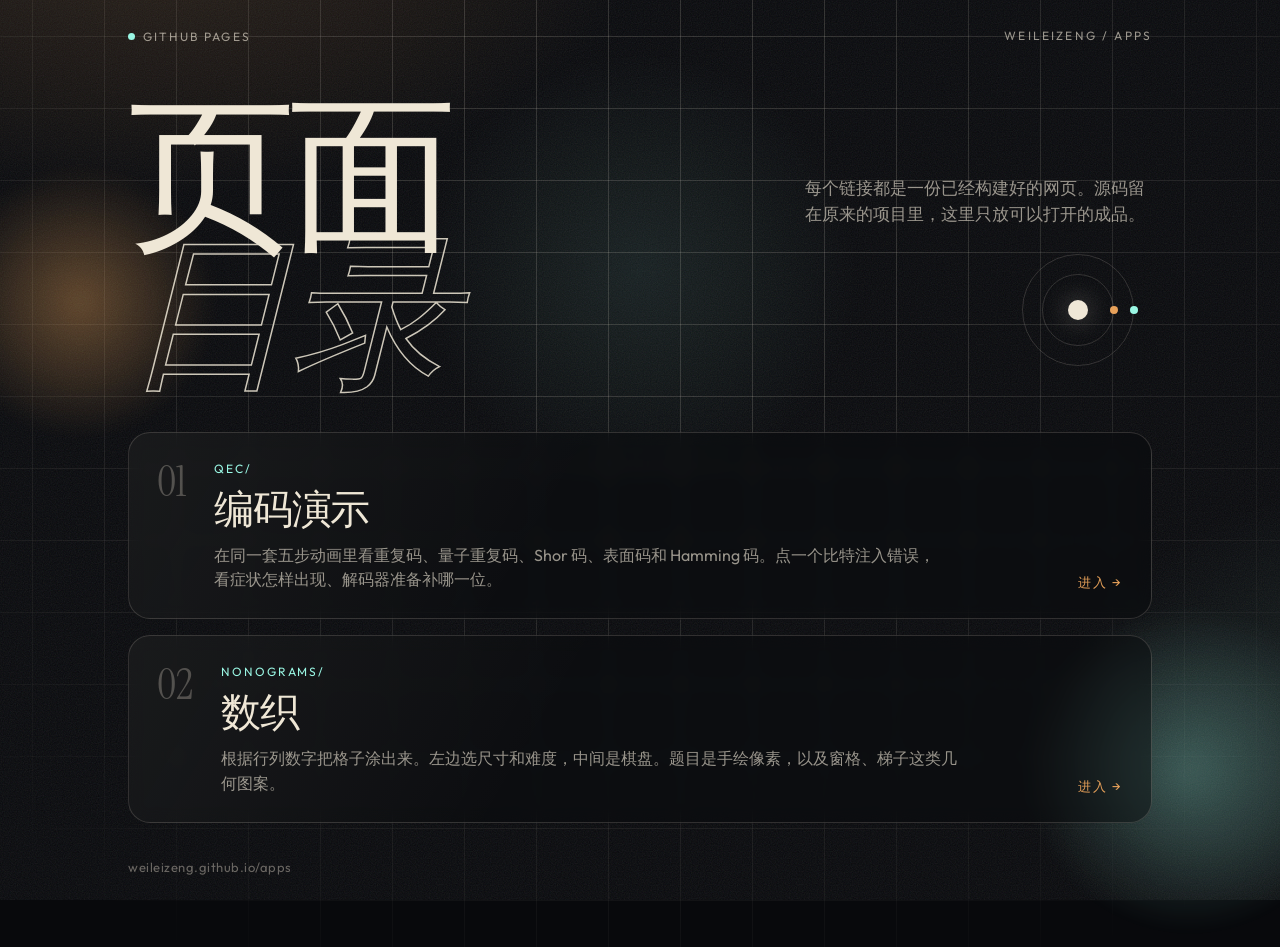
<file: index.html>
<!doctype html>
<html lang="zh-CN">
  <head>
    <meta charset="UTF-8" />
    <meta name="viewport" content="width=device-width, initial-scale=1.0" />
    <meta
      name="description"
      content="已发布的静态页面目录。每个链接都是一份可以打开的网页。"
    />
    <title>页面目录</title>
    <link rel="icon" href="data:image/svg+xml,%3Csvg xmlns='http://www.w3.org/2000/svg' viewBox='0 0 32 32'%3E%3Ccircle cx='16' cy='16' r='10' fill='none' stroke='%23efe7d6' stroke-width='1.5'/%3E%3Ccircle cx='16' cy='6' r='2' fill='%239af7e4'/%3E%3C/svg%3E" />
    <link rel="preconnect" href="https://fonts.googleapis.com" />
    <link rel="preconnect" href="https://fonts.gstatic.com" crossorigin />
    <link
      href="https://fonts.googleapis.com/css2?family=Instrument+Serif:ital@0;1&family=Outfit:wght@400;500;600&display=swap"
      rel="stylesheet"
    />
    <style>
      :root {
        --ink: #08090c;
        --paper: #efe7d6;
        --muted: rgba(239, 231, 214, 0.62);
        --line: rgba(239, 231, 214, 0.16);
        --cyan: #9af7e4;
        --amber: #e7a15a;
        --x: 50vw;
        --y: 30vh;
        color-scheme: dark;
      }

      * { box-sizing: border-box; }

      html, body { margin: 0; min-height: 100%; }

      body {
        font-family: "Outfit", "Segoe UI", sans-serif;
        background: var(--ink);
        color: var(--paper);
        overflow-x: hidden;
      }

      .field {
        position: fixed;
        inset: 0;
        pointer-events: none;
        z-index: 0;
      }

      .field::before {
        content: "";
        position: absolute;
        inset: 0;
        background:
          radial-gradient(520px circle at var(--x) var(--y), rgba(154, 247, 228, 0.09), transparent 42%),
          radial-gradient(900px 520px at 12% -10%, rgba(231, 161, 90, 0.16), transparent 55%),
          radial-gradient(700px 480px at 110% 80%, rgba(154, 247, 228, 0.1), transparent 50%);
      }

      .grid {
        position: absolute;
        inset: -20%;
        background-image:
          linear-gradient(var(--line) 1px, transparent 1px),
          linear-gradient(90deg, var(--line) 1px, transparent 1px);
        background-size: 72px 72px;
        mask-image: radial-gradient(ellipse at 50% 30%, #000 20%, transparent 72%);
        animation: drift 36s linear infinite;
      }

      .orb {
        position: absolute;
        border-radius: 50%;
        filter: blur(8px);
        opacity: 0.85;
      }

      .orb-a {
        width: 280px;
        height: 280px;
        left: -60px;
        top: 18%;
        background: radial-gradient(circle, rgba(231, 161, 90, 0.45), transparent 68%);
        animation: float-a 16s ease-in-out infinite;
      }

      .orb-b {
        width: 340px;
        height: 340px;
        right: -80px;
        bottom: -40px;
        background: radial-gradient(circle, rgba(154, 247, 228, 0.35), transparent 68%);
        animation: float-b 20s ease-in-out infinite;
      }

      .noise {
        position: absolute;
        inset: 0;
        opacity: 0.18;
        background-image: url("data:image/svg+xml,%3Csvg xmlns='http://www.w3.org/2000/svg' width='180' height='180'%3E%3Cfilter id='n'%3E%3CfeTurbulence type='fractalNoise' baseFrequency='.85' numOctaves='2' stitchTiles='stitch'/%3E%3C/filter%3E%3Crect width='180' height='180' filter='url(%23n)' opacity='.55'/%3E%3C/svg%3E");
        mix-blend-mode: overlay;
      }

      main {
        position: relative;
        z-index: 1;
        max-width: 1080px;
        margin: 0 auto;
        padding: 28px 28px 72px;
      }

      .top {
        display: flex;
        justify-content: space-between;
        align-items: center;
        gap: 16px;
        font-size: 12px;
        letter-spacing: 0.18em;
        text-transform: uppercase;
        color: var(--muted);
      }

      .live {
        display: inline-flex;
        align-items: center;
        gap: 8px;
      }

      .live i {
        width: 7px;
        height: 7px;
        border-radius: 50%;
        background: var(--cyan);
        box-shadow: 0 0 0 0 rgba(154, 247, 228, 0.7);
        animation: pulse 2.4s ease-out infinite;
      }

      a.repo {
        color: inherit;
        text-decoration: none;
        border-bottom: 1px solid transparent;
      }

      a.repo:hover { border-bottom-color: var(--paper); color: var(--paper); }

      .hero {
        display: grid;
        grid-template-columns: 1.3fr 0.7fr;
        gap: 32px;
        align-items: end;
        padding: 64px 0 48px;
      }

      h1 {
        margin: 0;
        font-family: "Instrument Serif", "Iowan Old Style", Palatino, serif;
        font-weight: 400;
        font-size: clamp(84px, 14vw, 168px);
        line-height: 0.82;
        letter-spacing: -0.04em;
      }

      h1 .ghost {
        display: block;
        font-style: italic;
        color: transparent;
        -webkit-text-stroke: 1.5px rgba(239, 231, 214, 0.85);
      }

      .lede {
        margin: 0 0 8px;
        max-width: 28em;
        font-size: 17px;
        line-height: 1.55;
        color: var(--muted);
      }

      .orbit {
        width: 148px;
        height: 148px;
        margin-left: auto;
        position: relative;
      }

      .orbit span {
        position: absolute;
        inset: 18px;
        border: 1px solid var(--line);
        border-radius: 50%;
      }

      .orbit span:nth-child(2) { inset: 38px; }
      .orbit span:nth-child(3) {
        inset: 64px;
        background: var(--paper);
        box-shadow: 0 0 24px rgba(239, 231, 214, 0.35);
      }

      .orbit b {
        position: absolute;
        width: 8px;
        height: 8px;
        border-radius: 50%;
        background: var(--cyan);
        offset-path: circle(56px at 74px 74px);
        animation: spin 14s linear infinite;
      }

      .orbit b:nth-child(5) {
        background: var(--amber);
        animation-duration: 9s;
        animation-direction: reverse;
        offset-path: circle(36px at 74px 74px);
      }

      .catalog {
        list-style: none;
        margin: 0;
        padding: 0;
        display: grid;
        gap: 16px;
      }

      .card {
        position: relative;
        display: grid;
        grid-template-columns: auto 1fr auto;
        grid-template-areas:
          "idx path enter"
          "idx title enter"
          "idx text enter";
        column-gap: 28px;
        row-gap: 6px;
        align-items: center;
        padding: 28px 28px 26px;
        text-decoration: none;
        color: inherit;
        border: 1px solid var(--line);
        border-radius: 22px;
        background:
          linear-gradient(120deg, rgba(239, 231, 214, 0.06), transparent 42%),
          rgba(8, 9, 12, 0.45);
        backdrop-filter: blur(8px);
        overflow: hidden;
        transition: transform 0.35s ease, border-color 0.35s ease, background 0.35s ease;
      }

      .card::after {
        content: "";
        position: absolute;
        width: 220px;
        height: 220px;
        right: -40px;
        top: -80px;
        background: radial-gradient(circle, rgba(154, 247, 228, 0.16), transparent 68%);
        opacity: 0;
        transition: opacity 0.35s ease;
      }

      .card:hover,
      .card:focus-visible {
        transform: translateY(-4px);
        border-color: rgba(154, 247, 228, 0.55);
        background:
          linear-gradient(120deg, rgba(154, 247, 228, 0.08), transparent 46%),
          rgba(8, 9, 12, 0.62);
        outline: none;
      }

      .card:hover::after,
      .card:focus-visible::after { opacity: 1; }

      .idx {
        grid-area: idx;
        align-self: start;
        font-family: "Instrument Serif", Palatino, serif;
        font-size: 42px;
        line-height: 1;
        color: rgba(239, 231, 214, 0.28);
      }

      .path {
        grid-area: path;
        font-size: 12px;
        letter-spacing: 0.16em;
        text-transform: uppercase;
        color: var(--cyan);
      }

      h2 {
        grid-area: title;
        margin: 0;
        font-family: "Instrument Serif", Palatino, serif;
        font-size: 40px;
        font-weight: 400;
        letter-spacing: -0.03em;
      }

      .card p {
        grid-area: text;
        margin: 0;
        max-width: 46em;
        color: var(--muted);
        line-height: 1.55;
      }

      .enter {
        grid-area: enter;
        align-self: end;
        font-size: 13px;
        letter-spacing: 0.14em;
        text-transform: uppercase;
        color: var(--amber);
      }

      .enter em {
        display: inline-block;
        font-style: normal;
        transition: transform 0.35s ease;
      }

      .card:hover .enter em,
      .card:focus-visible .enter em { transform: translateX(6px); }

      footer {
        margin-top: 36px;
        color: rgba(239, 231, 214, 0.4);
        font-size: 13px;
        letter-spacing: 0.04em;
      }

      @keyframes drift {
        from { transform: translateY(0); }
        to { transform: translateY(72px); }
      }

      @keyframes float-a {
        0%, 100% { transform: translate(0, 0); }
        50% { transform: translate(30px, -24px); }
      }

      @keyframes float-b {
        0%, 100% { transform: translate(0, 0); }
        50% { transform: translate(-36px, 20px); }
      }

      @keyframes pulse {
        0% { box-shadow: 0 0 0 0 rgba(154, 247, 228, 0.55); }
        100% { box-shadow: 0 0 0 10px rgba(154, 247, 228, 0); }
      }

      @keyframes spin {
        to { offset-distance: 100%; }
      }

      @media (max-width: 760px) {
        main { padding: 20px 18px 56px; }
        .hero {
          grid-template-columns: 1fr;
          padding: 40px 0 28px;
        }
        .orbit { display: none; }
        .card {
          grid-template-columns: auto 1fr;
          grid-template-areas:
            "idx path"
            "idx title"
            "idx text"
            "idx enter";
          column-gap: 16px;
          padding: 22px 18px;
        }
        h2 { font-size: 32px; }
        .top { letter-spacing: 0.08em; }
      }

      @media (prefers-reduced-motion: reduce) {
        *, *::before, *::after {
          animation: none !important;
          transition: none !important;
        }
      }
    </style>
  </head>
  <body>
    <div class="field" aria-hidden="true">
      <div class="grid"></div>
      <div class="orb orb-a"></div>
      <div class="orb orb-b"></div>
      <div class="noise"></div>
    </div>

    <main>
      <div class="top">
        <span class="live"><i></i> GitHub Pages</span>
        <a class="repo" href="https://github.com/WeileiZeng/apps">WeileiZeng / apps</a>
      </div>

      <header class="hero">
        <div>
          <h1>页面<span class="ghost">目录</span></h1>
        </div>
        <div>
          <p class="lede">每个链接都是一份已经构建好的网页。源码留在原来的项目里，这里只放可以打开的成品。</p>
          <div class="orbit" aria-hidden="true">
            <span></span>
            <span></span>
            <span></span>
            <b></b>
            <b></b>
          </div>
        </div>
      </header>

      <!-- 新页面：按下面的 li 复制一张卡片，href 和编号改成对应子目录。 -->
      <ul class="catalog">
        <li>
          <a class="card" href="qec/">
            <span class="idx">01</span>
            <span class="path">qec/</span>
            <h2>编码演示</h2>
            <p>在同一套五步动画里看重复码、量子重复码、Shor 码、表面码和 Hamming 码。点一个比特注入错误，看症状怎样出现、解码器准备补哪一位。</p>
            <span class="enter"><em>进入 →</em></span>
          </a>
        </li>
        <li>
          <a class="card" href="nonograms/">
            <span class="idx">02</span>
            <span class="path">nonograms/</span>
            <h2>数织</h2>
            <p>根据行列数字把格子涂出来。左边选尺寸和难度，中间是棋盘。题目是手绘像素，以及窗格、梯子这类几何图案。</p>
            <span class="enter"><em>进入 →</em></span>
          </a>
        </li>
      </ul>

      <footer>weileizeng.github.io/apps</footer>
    </main>

    <script>
      const root = document.documentElement;
      window.addEventListener("pointermove", (event) => {
        root.style.setProperty("--x", event.clientX + "px");
        root.style.setProperty("--y", event.clientY + "px");
      });
    </script>
  </body>
</html>
</file>
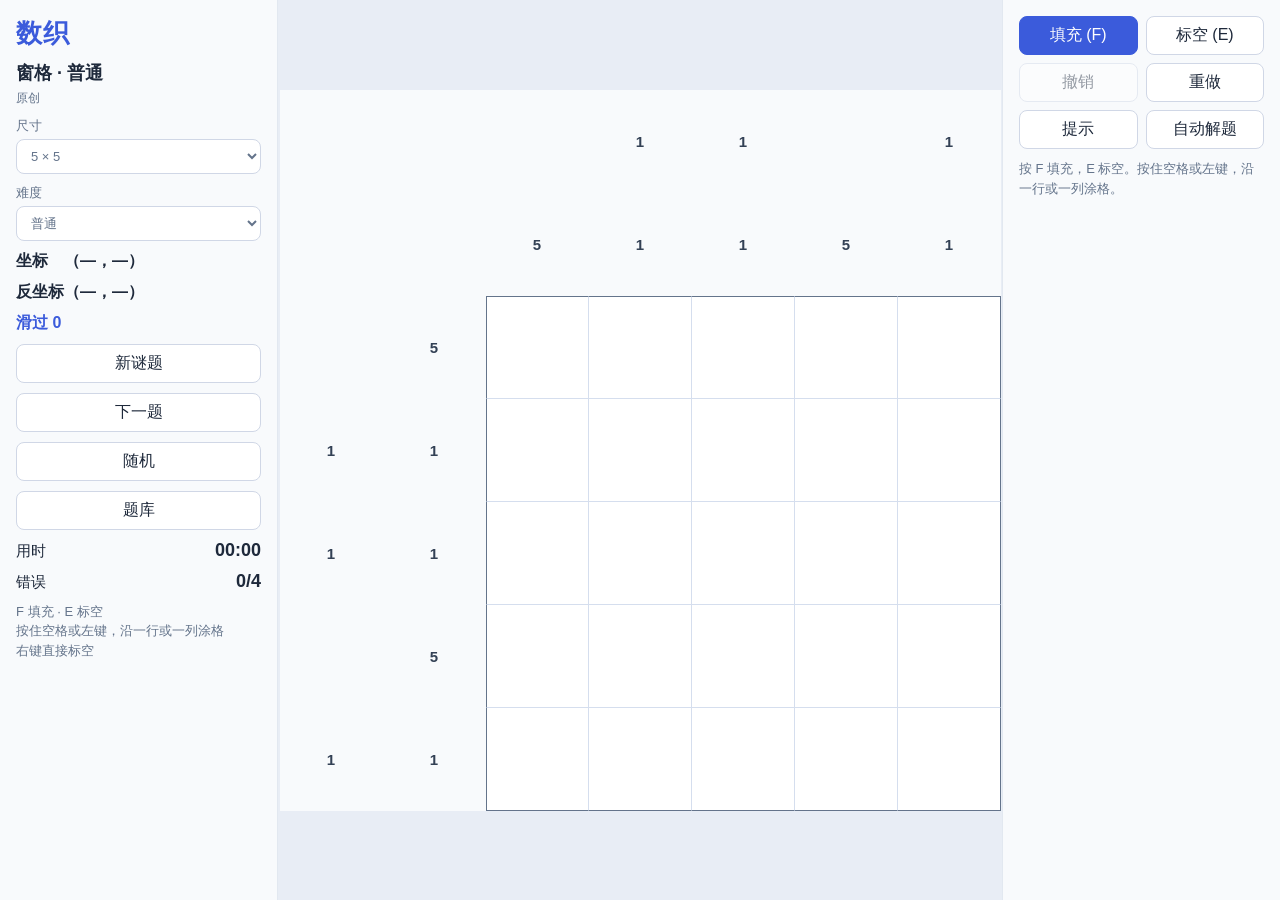
<file: nonograms/index.html>
<!doctype html>
<html lang="zh-CN">
  <head>
    <meta charset="UTF-8" />
    <meta name="viewport" content="width=device-width, initial-scale=1.0" />
    <title>数织</title>
    <script type="module" crossorigin src="./assets/index-NkL3S3Hg.js"></script>
    <link rel="stylesheet" crossorigin href="./assets/index-CQcb8b0p.css">
  </head>
  <body>
    <div id="app"></div>
  </body>
</html>
</file>
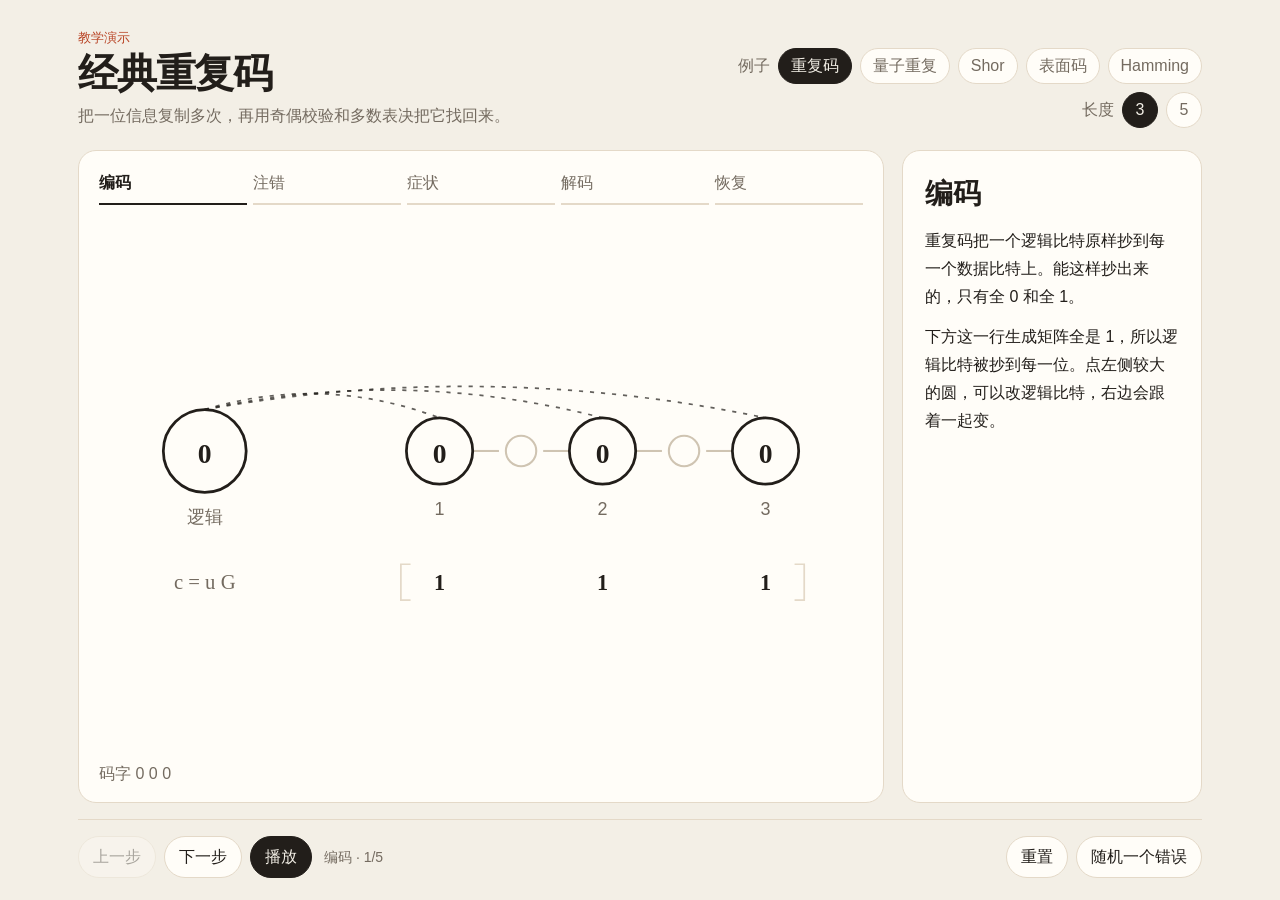
<file: qec/index.html>
<!doctype html>
<html lang="zh-CN">
  <head>
    <meta charset="UTF-8" />
    <meta name="viewport" content="width=device-width, initial-scale=1.0" />
    <title>编码演示</title>
    <script type="module" crossorigin src="./assets/index-D-gorLwQ.js"></script>
    <link rel="stylesheet" crossorigin href="./assets/index-Cku_1KV3.css">
  </head>
  <body>
    <div id="root"></div>
  </body>
</html>
</file>
<file: nonograms/assets/index-CQcb8b0p.css>
:root{color:#1e293b;background:#e8edf5;font-family:Avenir Next,PingFang SC,Hiragino Sans GB,Noto Sans SC,sans-serif}*{box-sizing:border-box}html,body,#app{margin:0;height:100%}body{overflow:hidden}button,select{font:inherit}.shell{display:grid;grid-template-columns:278px minmax(0,1fr) 278px;height:100vh;height:100dvh}.side{display:flex;flex-direction:column;gap:10px;padding:16px;background:#f8fafc;min-height:0;overflow:auto}.side.left{border-right:1px solid #e2e8f0}.side.right{border-left:1px solid #e2e8f0}.tools{display:grid;grid-template-columns:1fr 1fr;gap:8px}h1{margin:0;font-size:26px;letter-spacing:.04em;color:#3b5bdb}.name{margin:0;font-size:18px;font-weight:650}.source{margin:-4px 0 0;min-height:1.3em;font-size:12px;line-height:1.3;color:#64748b}.source a{color:#3b5bdb;text-decoration:none}.coord,.drag{margin:0;font-size:16px;font-weight:650;font-variant-numeric:tabular-nums}.drag{color:#3b5bdb}label{display:flex;flex-direction:column;gap:4px;font-size:13px;color:#64748b}select,button{border:1px solid #d0d7e6;background:#fff;border-radius:8px;padding:8px 10px;color:inherit}button{cursor:pointer}button:hover:not(:disabled){border-color:#94a3b8}button:disabled{opacity:.45;cursor:default}button.active,button.primary{background:#3b5bdb;border-color:#3b5bdb;color:#fff}.stat{display:flex;justify-content:space-between;align-items:baseline;font-size:15px}.stat strong{font-variant-numeric:tabular-nums;font-size:18px}.keys,.step{margin:0;color:#64748b;font-size:13px;line-height:1.5}.step{display:flex;flex-direction:column;gap:2px;min-height:calc(var(--step-rows, 16) * 1.5em + (var(--step-rows, 16) - 1) * 2px);color:#64748b}.step p{margin:0;min-height:1.5em;line-height:1.5;overflow-wrap:anywhere}.step .step-latest{color:#334155}.stage{min-width:0;min-height:0;display:flex;align-items:center;justify-content:center;overflow:hidden}.puzzle{display:grid;grid-template-columns:repeat(var(--cols),var(--cell));grid-template-rows:repeat(var(--rows),var(--cell));-webkit-user-select:none;user-select:none;touch-action:none;background:#f8fafc}.slot,.cell{width:var(--cell);height:var(--cell);display:flex;align-items:center;justify-content:center;position:relative}.slot{color:#334155;font-size:min(15px,calc(var(--cell) * .46));font-weight:600;font-variant-numeric:tabular-nums;line-height:1}.slot.hot{background:#fde68a;color:#1e293b;font-weight:800}.slot.step-hot{background:#bfdbfe;font-weight:800}.slot.hot.step-hot{background:#fde68a}.slot.clue.large:not(.hot):not(.step-hot):not(.done){color:#c2410c}.slot.clue.done:not(.hot):not(.step-hot){color:#94a3b8;background:#e2e8f0}.cell{background:#fff;border-right:1px solid #d5deee;border-bottom:1px solid #d5deee;cursor:default}.cell.edge-l{border-left:1px solid #64748b}.cell.edge-t{border-top:1px solid #64748b}.cell.thick-r{border-right:1px solid #64748b}.cell.thick-b{border-bottom:1px solid #64748b}.cell.filled{background:#4a5a70}.cell.mistake{box-shadow:inset 0 0 0 2px #e08a8a;z-index:1}.cell.mistake.filled{background:#e08a8a}.cell.mistake.marked{background:#fee2e2}.cell.mistake.marked:after{color:#d07070;font-weight:800}.cell.marked:after{content:"×";color:#64748b;font-size:calc(var(--cell) * .72);line-height:1}.cell.cross:before{content:"";position:absolute;top:0;right:0;bottom:0;left:0;pointer-events:none;background:#3b5bdb24}.cell.cursor{outline:2px solid #3b5bdb;outline-offset:-2px;z-index:1}.cell.fresh{animation:fresh .7s ease}.cell.bad{animation:badflash .35s ease}@keyframes fresh{0%{box-shadow:inset 0 0 0 999px #3b5bdb73}to{box-shadow:inset 0 0 0 999px #3b5bdb00}}@keyframes badflash{0%{box-shadow:inset 0 0 0 999px #e08a8ab3}to{box-shadow:inset 0 0 0 999px #e08a8a00}}.modal-back{position:fixed;top:0;right:0;bottom:0;left:0;background:#0f172a73;display:flex;align-items:center;justify-content:center;z-index:5}.modal-back[hidden]{display:none}.modal{position:relative;width:min(360px,calc(100vw - 32px));background:#fff;border-radius:14px;padding:22px;box-shadow:0 16px 40px #0f172a2e}.modal-close{position:absolute;top:12px;right:12px;width:28px;height:28px;padding:0;border:0;background:transparent;color:#64748b;font-size:22px;line-height:1}.modal-close:hover:not(:disabled){border-color:transparent;background:#f1f5f9;color:#1e293b}.modal h2{margin:0 0 8px;padding-right:28px;font-size:22px}.modal p{margin:0 0 18px;color:#475569}.modal-actions{display:flex;gap:8px;justify-content:flex-end}.catalog-back{position:fixed;top:0;right:0;bottom:0;left:0;z-index:4;display:flex;align-items:center;justify-content:center;background:#0f172a73}.catalog-back[hidden]{display:none}.catalog{width:min(920px,calc(100vw - 32px));height:min(760px,calc(100dvh - 32px));display:flex;flex-direction:column;gap:10px;padding:18px;background:#f8fafc;border-radius:14px;box-shadow:0 16px 40px #0f172a2e}.catalog-top{display:flex;align-items:center;justify-content:space-between;gap:12px}.catalog-top h2{margin:0;font-size:22px}.catalog-intro,.catalog-count,.catalog-empty{margin:0;color:#64748b;font-size:13px;line-height:1.5}.catalog-filters{display:flex;flex-wrap:wrap;gap:10px}.catalog-filters label{min-width:140px}.catalog-list{min-height:0;overflow:auto;background:#fff;border:1px solid #e2e8f0;border-radius:10px}.catalog-head,.catalog-row{display:grid;grid-template-columns:minmax(0,1.6fr) 88px 64px minmax(0,1.3fr);gap:8px;align-items:center;width:100%;padding:8px 12px;text-align:left}.catalog-head{position:sticky;top:0;background:#f8fafc;color:#64748b;font-size:12px;font-weight:650}.catalog-row{border:0;border-bottom:1px solid #eef2f7;border-radius:0;background:#fff;font-size:14px}.catalog-row.current{background:#eef2ff}.catalog-row span{overflow-wrap:anywhere}
</file>
<file: qec/assets/index-Cku_1KV3.css>
:root{--paper: #f3efe6;--card: #fffdf8;--ink: #221e1a;--muted: #746b60;--line: #e4d9c8;--accent: #b84324;--track: #cfc4b2;color:var(--ink);background:var(--paper);font-family:PingFang SC,Hiragino Sans GB,Noto Sans SC,Avenir Next,sans-serif;font-size:16px;line-height:1.5}*,*:before,*:after{box-sizing:border-box}html,body,#root{min-height:100%}body{margin:0;background:var(--paper);color:var(--ink);-webkit-font-smoothing:antialiased}button{font:inherit;color:inherit}button:focus-visible,.bit.is-button:focus-visible .face{outline:2px solid var(--accent);outline-offset:3px}.app{max-width:1180px;margin:0 auto;padding:28px 28px 22px;min-height:100vh;display:flex;flex-direction:column}.header{display:flex;justify-content:space-between;align-items:flex-end;gap:20px;margin-bottom:22px}.eyebrow{margin:0 0 4px;color:var(--accent);font-size:13px}h1,h2,.digit,.lamp-digit{font-family:Songti SC,Iowan Old Style,Palatino,"Noto Serif SC",serif}h1{margin:0;font-size:40px;font-weight:600;letter-spacing:-.03em;line-height:1.1}.dek{margin:8px 0 0;color:var(--muted);max-width:38em}.header-tools{display:flex;flex-direction:column;align-items:flex-end;gap:8px;flex:none}.length{display:flex;align-items:center;gap:8px;color:var(--muted);flex:none}.length button,.transport button{border:1px solid var(--line);background:var(--card);border-radius:999px;cursor:pointer}.length button{min-width:36px;height:36px;padding:0 12px}.length button[aria-pressed=true]{background:var(--ink);border-color:var(--ink);color:var(--paper)}.length button:hover:not([aria-pressed=true]),.transport button:hover:not(:disabled):not(.play){background:#f6f0e4}.workspace{display:grid;grid-template-columns:minmax(0,1fr) 300px;gap:18px;align-items:stretch;flex:1}.stage-card,.aside{background:var(--card);border:1px solid var(--line);border-radius:18px}.stage-card{min-height:440px;padding:16px 18px 14px;display:flex;flex-direction:column}.rail{display:flex;gap:6px;list-style:none;margin:0;padding:0 2px}.rail li{flex:1}.rail button{width:100%;border:0;border-bottom:2px solid var(--line);background:transparent;color:var(--muted);text-align:left;padding:4px 0 8px;cursor:pointer}.rail button.is-done{color:var(--ink);border-bottom-color:var(--track)}.rail button[aria-current=step]{color:var(--ink);font-weight:600;border-bottom-color:var(--ink)}.stage-svg-wrap{flex:1;display:flex;align-items:center;min-height:280px}.stage-svg{width:100%;height:auto;display:block;-webkit-user-select:none;user-select:none}.stage-note{margin:4px 2px 2px;min-height:1.5em;color:var(--muted)}.stage-note.is-alert{color:var(--accent);font-weight:600}.aside{padding:22px 22px 10px}.aside h2{margin:0 0 12px;font-size:28px;font-weight:600}.aside p{margin:0 0 12px;line-height:1.75}.aside-actions{display:flex;flex-wrap:wrap;gap:8px;margin:4px 0 16px}.aside-actions button,.dialog-bar button{border:1px solid var(--line);background:var(--card);border-radius:999px;cursor:pointer;padding:6px 14px}.aside-actions button:hover,.dialog-bar button:hover{background:#f6f0e4}.dialog-backdrop{position:fixed;top:0;right:0;bottom:0;left:0;z-index:20;display:flex;align-items:center;justify-content:center;padding:24px;background:#221e1a47}.dialog{width:min(760px,100%);max-height:min(78vh,720px);display:flex;flex-direction:column;background:var(--card);border:1px solid var(--line);border-radius:18px;box-shadow:0 18px 50px #221e1a1f}.dialog-bar{display:flex;align-items:center;justify-content:space-between;gap:12px;padding:16px 18px 0}.dialog-bar h2{margin:0;font-size:28px;font-weight:600}.dialog-body{overflow:auto;padding:12px 18px 18px}.dialog-body p{margin:0 0 12px;line-height:1.75}.dialog-body h3{margin:16px 0 8px;font-size:15px;font-weight:600}.dialog-body h3.catalog-title{margin-top:28px;padding-top:16px;border-top:1px solid var(--line)}.dialog-body table{width:100%;border-collapse:collapse;font-size:14px;font-variant-numeric:tabular-nums}.dialog-body th,.dialog-body td{padding:6px 8px;border-bottom:1px solid var(--line);text-align:left;vertical-align:top}.dialog-body th{color:var(--muted);font-weight:600}.dialog-body tr.is-current td{background:#f6f0e4}.dialog-body td.is-bad{color:var(--accent);font-weight:600}.transport{display:flex;flex-wrap:wrap;align-items:center;gap:8px;margin-top:16px;padding-top:16px;border-top:1px solid var(--line)}.transport button{padding:8px 14px}.transport button:disabled{opacity:.35;cursor:not-allowed}.transport button.play{background:var(--ink);border-color:var(--ink);color:var(--paper)}.transport button.play[aria-pressed=true]{background:var(--accent);border-color:var(--accent)}.where{color:var(--muted);font-size:14px;margin-left:4px}.spacer{flex:1}.wire{stroke:var(--track);stroke-width:1.5}.copy-line{fill:none;stroke:var(--ink);stroke-width:1.25;stroke-dasharray:3 5;pointer-events:none}.arcs .copy-line{opacity:0;animation:line-in .38s ease forwards}.arcs.is-resting .copy-line{animation:none;opacity:.28}@keyframes line-in{to{opacity:.7}}.bit.is-button{cursor:pointer}.face{fill:var(--card);stroke:var(--ink);stroke-width:2;transition:fill .18s ease,stroke .18s ease}.bit.is-one .face{fill:var(--ink)}.bit.is-hot .face{stroke:var(--accent);stroke-width:2.5}.digit{fill:var(--ink);font-size:20px;font-weight:600;text-anchor:middle;dominant-baseline:central}.bit.is-one .digit{fill:var(--card)}.caption,.flip-label{text-anchor:middle}.caption,.detail,.mx-row{fill:var(--muted);font-family:PingFang SC,Hiragino Sans GB,sans-serif}.caption{font-size:13px}.detail{font-size:11px;text-anchor:middle}.mx-row{font-size:12px;text-anchor:end;dominant-baseline:central}.flip-label,.q-mark{fill:var(--accent);font-size:13px;font-family:PingFang SC,Hiragino Sans GB,sans-serif;font-weight:600}.error-ring{fill:none;stroke:var(--accent);stroke-width:2}.lamp circle{stroke-width:1.5}.lamp.is-idle circle{fill:transparent;stroke:var(--track)}.lamp.is-off circle{fill:var(--card);stroke:var(--ink)}.lamp.is-on circle{fill:var(--accent);stroke:var(--accent)}.lamp-digit{font-size:12px;font-weight:600;text-anchor:middle;dominant-baseline:central;fill:var(--ink)}.lamp.is-on .lamp-digit{fill:#fff}.matrix{pointer-events:none}.mx-bracket{fill:none;stroke:var(--line);stroke-width:1.25}.mx-bracket.is-pending{opacity:.4}.mx-col{fill:var(--accent);opacity:.1}.mx-match{fill:none;stroke:var(--ink);stroke-width:1.25}.mx-eq{fill:var(--muted);font-family:Songti SC,Iowan Old Style,Palatino,"Noto Serif SC",serif;font-size:15px;text-anchor:middle;dominant-baseline:central}.mx-mod{fill:var(--muted);font-family:PingFang SC,Hiragino Sans GB,sans-serif;font-size:12px;text-anchor:middle;dominant-baseline:central}.mx-digit{fill:var(--ink);font-family:Songti SC,Iowan Old Style,Palatino,"Noto Serif SC",serif;font-size:16px;font-weight:600;text-anchor:middle;dominant-baseline:central}.mx-digit.is-zero{fill:var(--track);font-weight:500}.mx-digit.is-hit{fill:var(--accent)}.mx-mod.is-pending,.mx-digit.is-pending{opacity:.35}.tile{pointer-events:none}.tile rect{fill:transparent;stroke:var(--line);stroke-width:1.25}.tile.is-hot rect{fill:var(--accent);fill-opacity:.12;stroke:var(--accent)}.tile.is-pending rect{fill-opacity:.05;stroke-opacity:.45}.tile-label{fill:var(--muted);font-family:Songti SC,Iowan Old Style,Palatino,"Noto Serif SC",serif;font-size:14px;font-weight:600;text-anchor:middle;dominant-baseline:central}.tile.is-hot .tile-label{fill:var(--accent)}.tile.is-pending .tile-label{opacity:.45}.logic-chain{fill:none;stroke:var(--ink);stroke-width:1.25;stroke-dasharray:3 5;opacity:.55;pointer-events:none}@media(max-width:860px){.workspace{grid-template-columns:1fr}.header,.header-tools{align-items:flex-start}.header{flex-direction:column}h1{font-size:32px}}@media(prefers-reduced-motion:reduce){.arcs .copy-line{animation:none;opacity:.55}.face{transition:none}}
</file>
